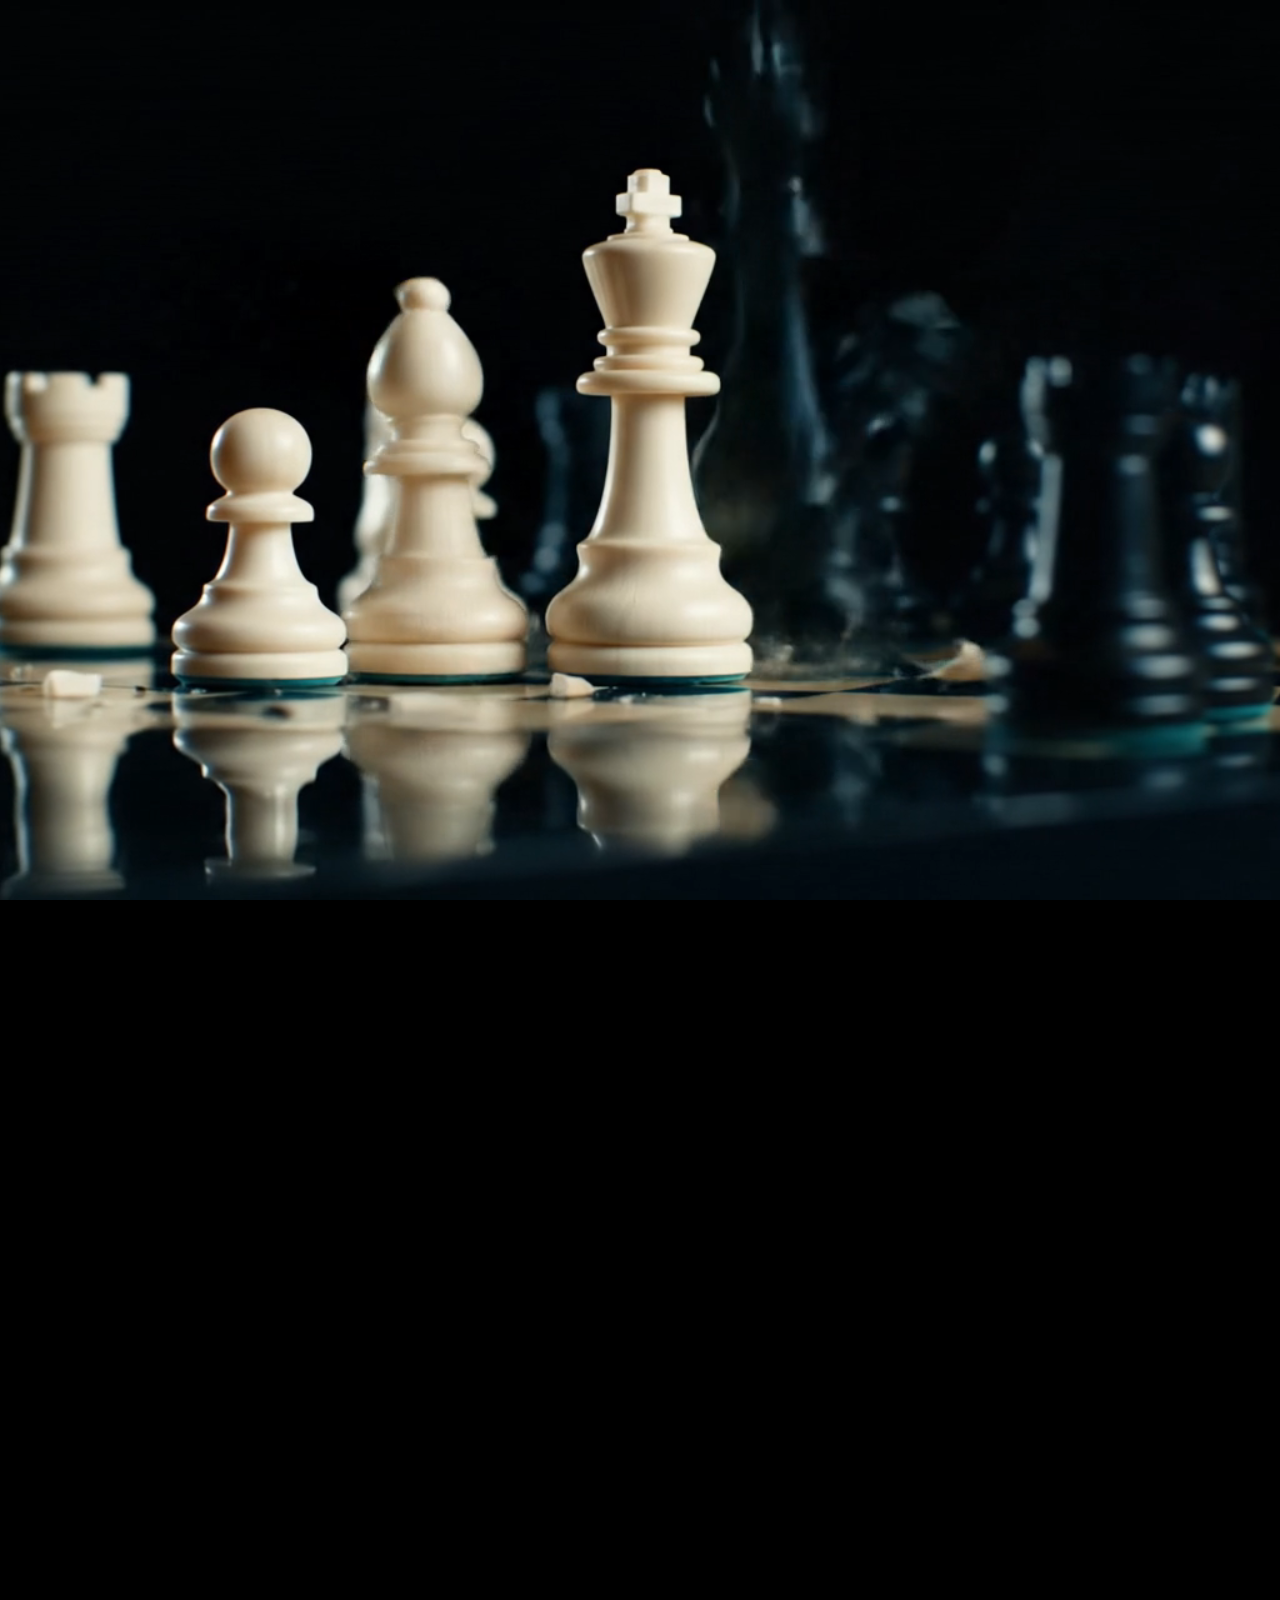
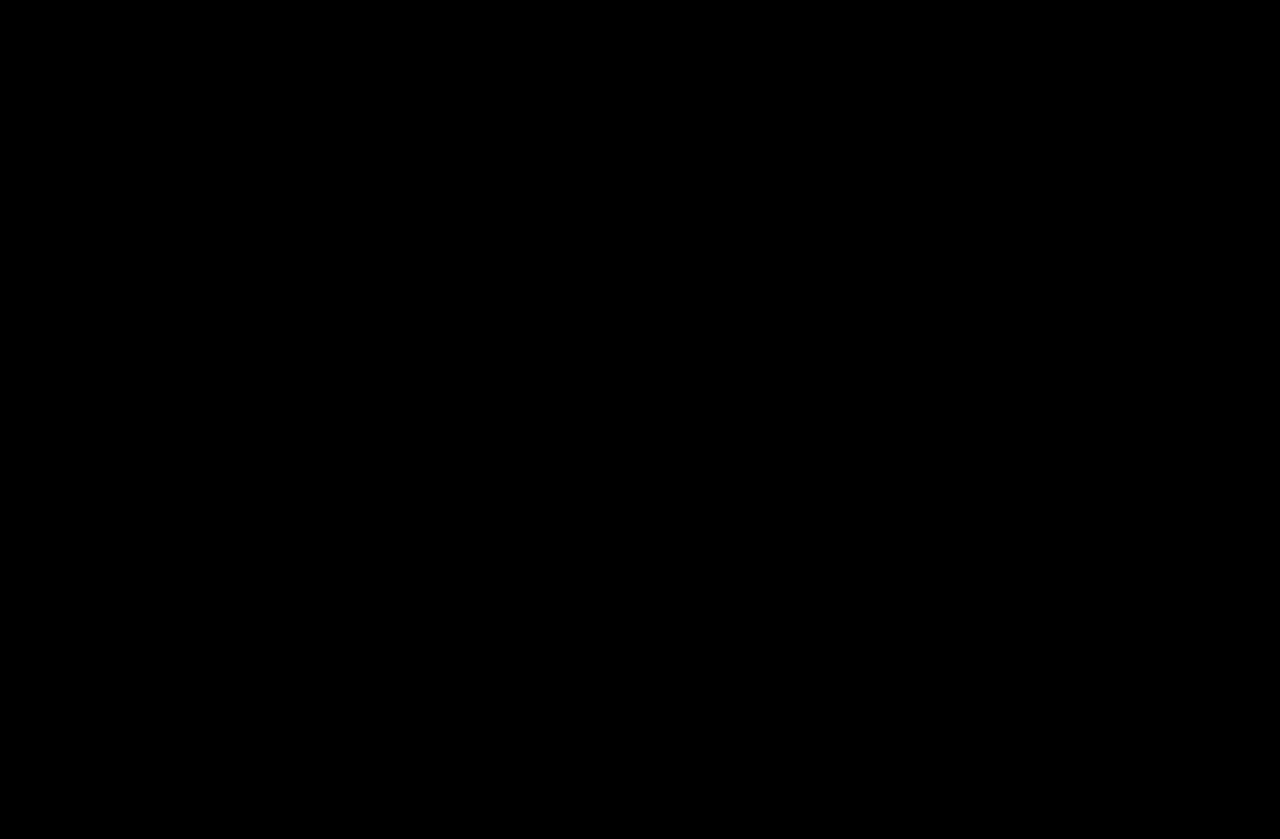
<file: index.html>
<!DOCTYPE html>
<html lang="en">

<head>
  <meta charset="UTF-8" />
  <meta name="viewport" content="width=device-width, initial-scale=1" />
  <title>Think Like Me</title>

  <!-- Font Awesome for Chess Icons -->
  <link rel="stylesheet" href="https://cdnjs.cloudflare.com/ajax/libs/font-awesome/6.4.0/css/all.min.css" />

  <!-- Your CSS file -->
  <link rel="stylesheet" href="/css/styles.css" />
  <link rel="preload" href="/css/styles.css" as="style" />

</head>

<body>

  <!-- Hero Section -->
  <section id="hero">
    <video id="bgVideo" autoplay muted playsinline>
      <source src="assets/videos/bgvideo.mp4" type="video/mp4" />
      Your browser does not support the video tag.
    </video>
    <div id="heading" class="hidden">
      <h1>Think Like Me</h1>
    </div>
  </section>

  <!-- Chess Options Section -->
  <section id="options">
    <div class=" icon-row-wrapper">
    <div class="icon-grid">

  <!-- King -->
<div class="icon-box">
  <a href="/king.html">
    <div class="king-wrapper dual-text">
      <div class="orbit-text left-text">About</div>
      <i class="fas fa-chess-king chess-icon"></i>
      <div class="orbit-text right-text">Me</div>
    </div>
  </a>
</div>

<!-- Queen -->
<div class="icon-box">
  <a href="Queen.html">
    <div class="king-wrapper dual-text">
      <div class="orbit-text left-text">Learn</div>
      <i class="fa-solid fa-chess-rook chess-icon"></i>
      <div class="orbit-text right-text">with us</div>
    </div>
  </a>
</div>

<!-- Knight -->
<div class="icon-box">
  <a href="knight.html">
    <div class="king-wrapper dual-text">
      <div class="orbit-text left-text">Test</div>
      <i class="fas fa-chess-knight chess-icon"></i>
      <div class="orbit-text right-text">Skills</div>
    </div>
  </a>
</div>

<!-- Pawn -->
<div class="icon-box">
  <a href="pawn.html">
    <div class="king-wrapper dual-text">
      <div class="orbit-text left-text">Book</div>
      <i class="fas fa-chess-pawn chess-icon"></i>
      <div class="orbit-text right-text">session</div>
    </div>
  </a>
</div>

</div>
    </div>
  </section>

  <!-- Feedback Slideshow Section -->
  <section id="feedback-section">
    <h2>What People Say</h2>
    <div class="slideshow-container">
      <div class="slide active">
        <p style="color: aliceblue;">"This website totally changed how I think about chess. Truly inspiring!"</p>
        <h4 style="color: aquamarine;">- Alex P.</h4>
      </div>
      <div class="slide">
        <p style="color: aliceblue;">"Amazing coaching and content. I learned so much in a short time."</p>
        <h4 style="color: aquamarine;">- Maria S.</h4>
      </div>
      <div class="slide">
        <p style="color: aliceblue;">"The creativity and strategy tips helped me improve my game drastically."</p>
        <h4 style="color: aquamarine;">- John D.</h4>
      </div>
    </div>
    <div class="slide-controls">
      <button id="prevBtn">&#10094;</button>
      <button id="nextBtn">&#10095;</button>
    </div>
  </section>


  <!-- Your JavaScript file -->
  <script src="js/script.js"></script>
  <script>
    const video = document.getElementById('bgVideo');
    const heading = document.getElementById('heading');

    // When the video ends, show the heading
    video.addEventListener('ended', () => {
      heading.classList.remove('hidden');
      heading.classList.add('show');
    });
  </script>

    <footer>
    &copy; 2025 Think Like Me – Learn Chess the Smarter Way
  </footer>

</body>

</html>
</file>
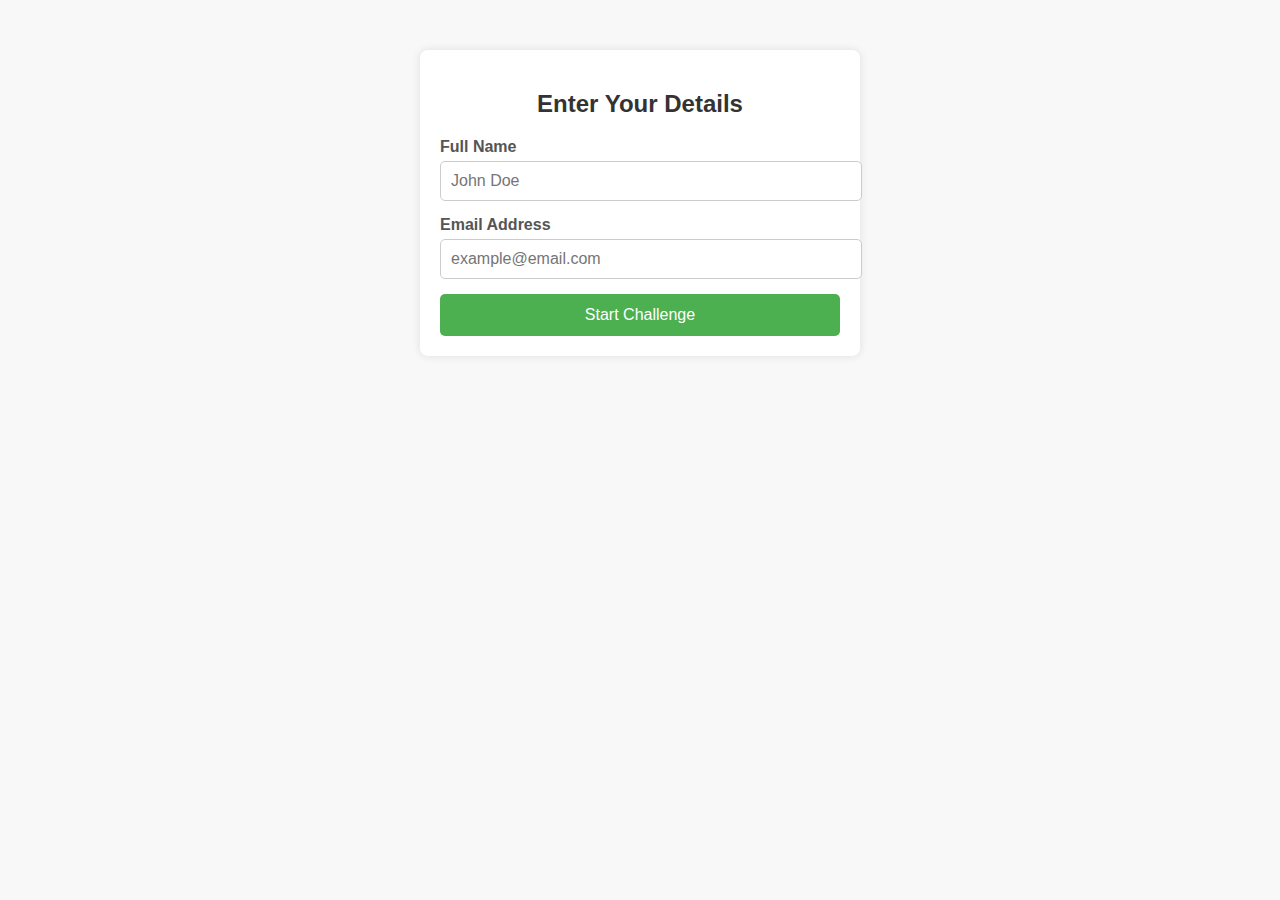
<file: Challenge.html>
<!DOCTYPE html>
<html lang="en">

<head>
    <meta charset="UTF-8">
    <meta name="viewport" content="width=device-width, initial-scale=1.0">
    <title>Test Your Chess Skills</title>
    <style>
        body {
            font-family: Arial, sans-serif;
            background-color: #f8f8f8;
            margin: 0;
            padding: 0;
            text-align: center;
        }

        .form-section,
        .countdown-section {
            max-width: 400px;
            margin: 50px auto;
            padding: 20px;
            background: #ffffff;
            border-radius: 8px;
            box-shadow: 0 0 10px rgba(0, 0, 0, 0.1);
        }

        .form-section h2,
        .countdown-section h2 {
            color: #333;
        }

        .form-group {
            margin-bottom: 15px;
            text-align: left;
        }

        .form-group label {
            display: block;
            margin-bottom: 5px;
            color: #555;
            font-weight: bold;
        }

        .form-group input {
            width: 100%;
            padding: 10px;
            border: 1px solid #ccc;
            border-radius: 5px;
            font-size: 16px;
        }

        .submit-btn {
            width: 100%;
            padding: 12px;
            background-color: #4CAF50;
            color: white;
            border: none;
            border-radius: 5px;
            cursor: pointer;
            font-size: 16px;
        }

        .submit-btn:hover {
            background-color: #45a049;
        }

        .error {
            color: red;
            font-size: 14px;
            display: none;
        }

        .countdown-number {
            font-size: 40px;
            color: #4CAF50;
            font-weight: bold;
            margin-top: 15px;
        }
    </style>
</head>

<body>

    <!-- Section 1: User Form -->
    <div class="form-section" id="formSection">
        <h2>Enter Your Details</h2>
        <form id="challengeForm">
            <div class="form-group">
                <label for="username">Full Name</label>
                <input type="text" id="username" name="username" placeholder="John Doe">
                <p class="error" id="nameError">Please enter your name.</p>
            </div>

            <div class="form-group">
                <label for="email">Email Address</label>
                <input type="email" id="email" name="email" placeholder="example@email.com">
                <p class="error" id="emailError">Please enter a valid email.</p>
            </div>

            <button type="submit" class="submit-btn">Start Challenge</button>
        </form>
    </div>

    <!-- Section 2: Countdown -->
    <div class="countdown-section" id="countdownSection" style="display: none;">
        <h2>Form Submitted! Your Challenge Starts In...</h2>
        <div class="countdown-number" id="countdown">5</div>
    </div>

    <script>
        const form = document.getElementById("challengeForm");
        const formSection = document.getElementById("formSection");
        const countdownSection = document.getElementById("countdownSection");
        const countdownDisplay = document.getElementById("countdown");

        const nameField = document.getElementById("username");
        const emailField = document.getElementById("email");
        const nameError = document.getElementById("nameError");
        const emailError = document.getElementById("emailError");

        form.addEventListener("submit", function (e) {
            e.preventDefault();

            let valid = true;
            nameError.style.display = "none";
            emailError.style.display = "none";

            if (nameField.value.trim() === "") {
                nameError.style.display = "block";
                valid = false;
            }

            const emailPattern = /^[^\s@]+@[^\s@]+\.[^\s@]+$/;
            if (!emailPattern.test(emailField.value.trim())) {
                emailError.style.display = "block";
                valid = false;
            }

            if (valid) {
                startCountdown();
            }
        });

        function startCountdown() {
            formSection.style.display = "none";
            countdownSection.style.display = "block";

            let timeLeft = 5;
            countdownDisplay.textContent = timeLeft;

            const timer = setInterval(() => {
                timeLeft--;
                countdownDisplay.textContent = timeLeft;

                if (timeLeft <= 0) {
                    clearInterval(timer);
                    // For now, just reloads. Later will load the first puzzle.
                    location.reload();
                }
            }, 1000);
        }
    </script>

</body>

</html>
</file>
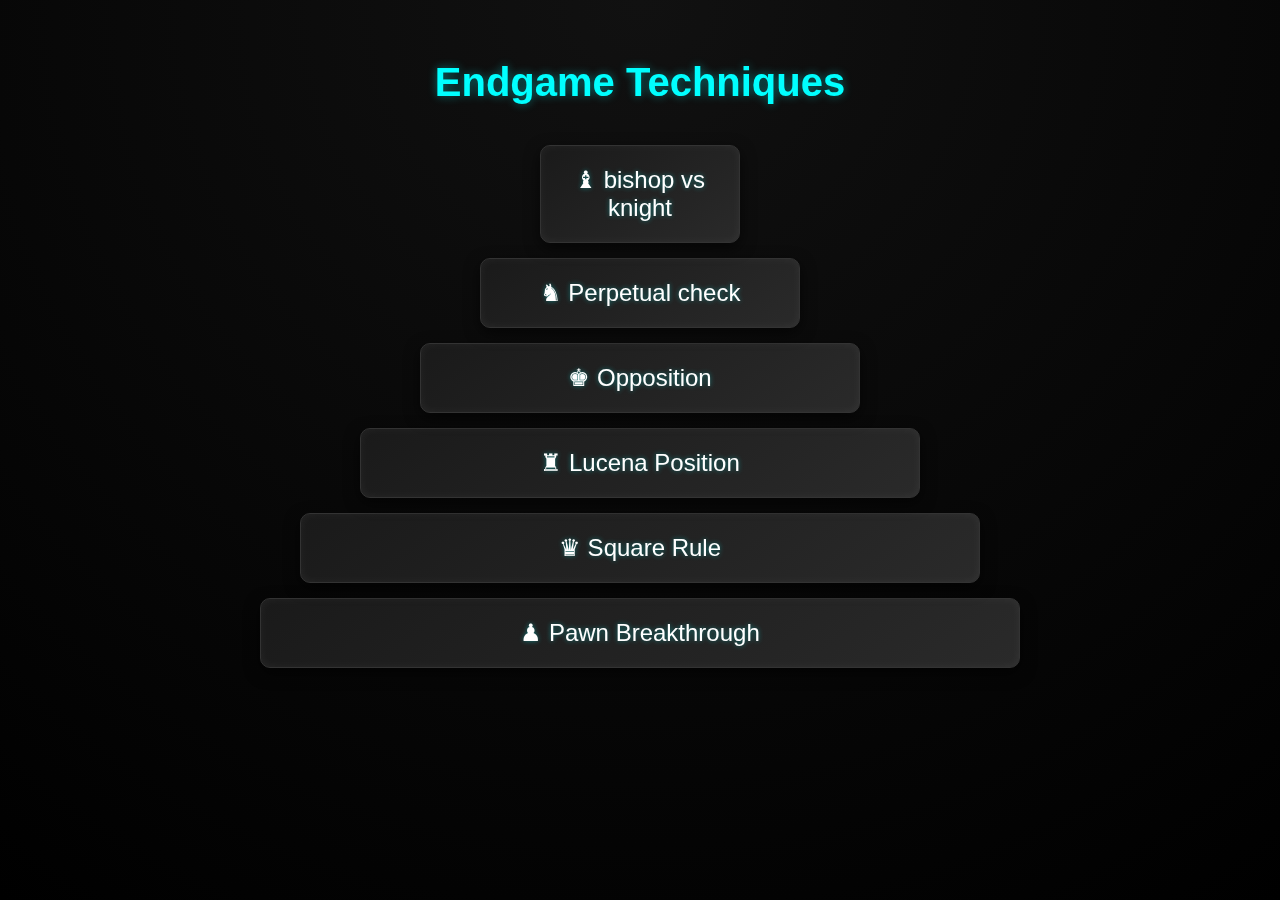
<file: endgame.html>
<!DOCTYPE html>
<html lang="en">
<head>
  <meta charset="UTF-8" />
  <meta name="viewport" content="width=device-width, initial-scale=1.0"/>
  <title>Endgame Pyramid</title>
  <style>
    * {
      box-sizing: border-box;
      margin: 0;
      padding: 0;
    }

    body {
      background: radial-gradient(circle at top, #111 0%, #000 100%);
      color: white;
      font-family: 'Segoe UI', sans-serif;
      min-height: 100vh;
      padding: 60px 20px;
      display: flex;
      flex-direction: column;
      align-items: center;
      perspective: 1500px;
    }

    .pyramid-wrapper {
      width: 100%;
      max-width: 800px;
      text-align: center;
    }

    h1.title {
      color: #00ffff;
      margin-bottom: 40px;
      font-size: 2.5rem;
      text-shadow: 0 0 10px #00ffff66;
    }

    .pyramid {
      display: flex;
      flex-direction: column-reverse;
      align-items: center;
      transform-style: preserve-3d;
      gap: 15px;
    }

    .level {
      transform-style: preserve-3d;
      transition: transform 0.5s ease, box-shadow 0.5s ease;
      border-radius: 10px;
      padding: 20px;
      background: linear-gradient(145deg, #1a1a1a, #2a2a2a);
      border: 1px solid #333;
      box-shadow: 
        0 5px 15px rgba(0,0,0,0.6),
        inset 0 0 10px rgba(255,255,255,0.05);
      cursor: pointer;
    }

    .level:hover {
      transform: rotateY(20deg) translateZ(20px);
      box-shadow:
        0 20px 30px rgba(0,0,0,0.7),
        inset 0 0 20px rgba(255,255,255,0.1);
    }

    .level span {
      font-size: 1.5rem;
      font-weight: 500;
      color: #ffffff;
      text-shadow: 0 0 5px rgba(0,255,255,0.4);
      transform: translateZ(20px);
      display: inline-block;
    }

    /* Specific widths for pyramid effect */
    .level-1 { width: 95%; }
    .level-2 { width: 85%; }
    .level-3 { width: 70%; }
    .level-4 { width: 55%; }
    .level-5 { width: 40%; }
    .level-6 { width: 25%; }

    @media (max-width: 600px) {
      .level-1 { width: 100%; }
      .level-2 { width: 90%; }
      .level-3 { width: 80%; }
      .level-4 { width: 65%; }
      .level-5 { width: 50%; }
      .level-6 { width: 35%; }
      h1.title {
        font-size: 1.8rem;
      }
      .level span {
        font-size: 1.2rem;
      }
    }
  </style>
</head>
<body>

  <div class="pyramid-wrapper">
    <h1 class="title">Endgame Techniques</h1>

    <div class="pyramid">
      <div class="level level-1"><span>♟ Pawn Breakthrough</span></div>
      <div class="level level-2"><span>♛ Square Rule</span></div>
      <div class="level level-3"><span>♜ Lucena Position</span></div>
      <div class="level level-4"><span>♚ Opposition</span></div>
      <div class="level level-5"><span>♞ Perpetual check</span></div>
      <div class="level level-6"><span>♝ bishop vs knight</span></div>
    </div>
  </div>

</body>
</html>
</file>
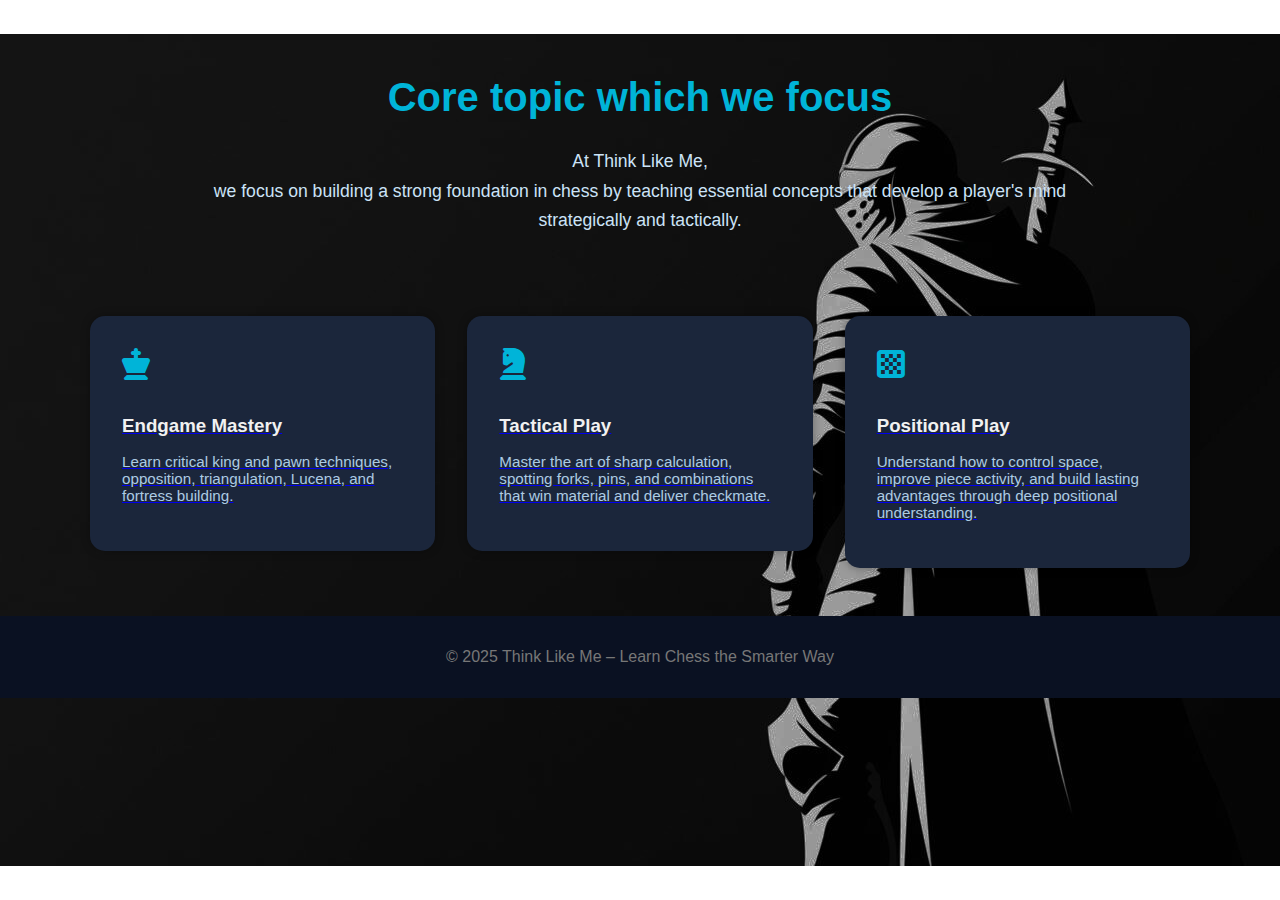
<file: Knight.html>
<!DOCTYPE html>
<html lang="en">
<head>
  <meta charset="UTF-8" />
  <meta name="viewport" content="width=device-width, initial-scale=1" />
  <title>Chess Training – Think Like Me</title>
  <link rel="stylesheet" href="https://cdnjs.cloudflare.com/ajax/libs/font-awesome/6.4.0/css/all.min.css" />
  <link rel="stylesheet" href="/css/knight.css" />

</head>
<body>
<div class="content-wrapper">
  <header class="section-header">
    <h1>Core topic which we focus </h1>
    <p class="description">
      At Think Like Me, <br>
      we focus on building a strong foundation in chess by teaching essential concepts that develop a player's mind strategically and tactically.
    </p>
  </header>

  <section class="features">

    
  <a href="endgame.html" class="feature-link">
  <div class="feature-box">
    <i class="fas fa-chess-king"></i>
    <h3>Endgame Mastery</h3>
    <p>
      Learn critical king and pawn techniques, opposition, triangulation, Lucena, and fortress building.
    </p>
  </div>
</a>

    <a href="/tactics.html" class="feature-link">
  <div class="feature-box">
    <i class="fas fa-chess-knight"></i>
    <h3>Tactical Play</h3>
    <p>
      Master the art of sharp calculation, spotting forks, pins, and combinations that win material and deliver checkmate.
    </p>
  </div>
</a>

    <a href="/positional.html" class="feature-link">
    <div class="feature-box">
      <i class="fas fa-chess-board"></i>
      <h3>Positional Play</h3>
      <p>
        Understand how to control space, improve piece activity, and build lasting advantages through deep positional understanding.
      </p>
    </div>
    </a>

</div>
  <footer>
    &copy; 2025 Think Like Me – Learn Chess the Smarter Way
  </footer>

</body>
</html>
</file>
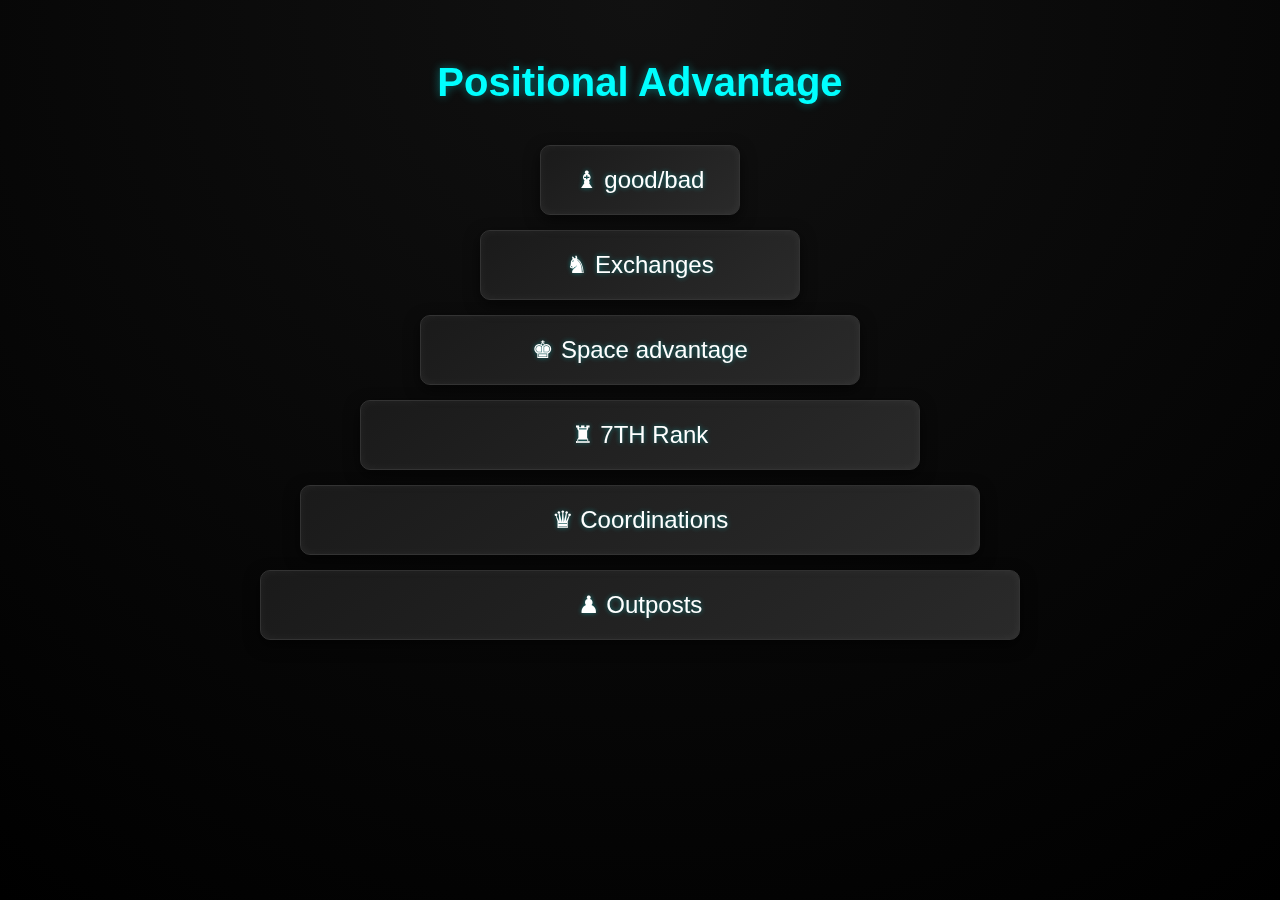
<file: positional.html>
<!DOCTYPE html>
<html lang="en">
<head>
  <meta charset="UTF-8" />
  <meta name="viewport" content="width=device-width, initial-scale=1.0"/>
  <title>Chess Tactical Pyramid</title>
  <style>
    * {
      box-sizing: border-box;
      margin: 0;
      padding: 0;
    }

    body {
      background: radial-gradient(circle at top, #111 0%, #000 100%);
      color: white;
      font-family: 'Segoe UI', sans-serif;
      min-height: 100vh;
      padding: 60px 20px;
      display: flex;
      flex-direction: column;
      align-items: center;
      perspective: 1500px;
    }

    .pyramid-wrapper {
      width: 100%;
      max-width: 800px;
      text-align: center;
    }

    h1.title {
      color: #00ffff;
      margin-bottom: 40px;
      font-size: 2.5rem;
      text-shadow: 0 0 10px #00ffff66;
    }

    .pyramid {
      display: flex;
      flex-direction: column-reverse;
      align-items: center;
      transform-style: preserve-3d;
      gap: 15px;
    }

    .level {
      transform-style: preserve-3d;
      transition: transform 0.5s ease, box-shadow 0.5s ease;
      border-radius: 10px;
      padding: 20px;
      background: linear-gradient(145deg, #1a1a1a, #2a2a2a);
      border: 1px solid #333;
      box-shadow: 
        0 5px 15px rgba(0,0,0,0.6),
        inset 0 0 10px rgba(255,255,255,0.05);
      cursor: pointer;
    }

    .level:hover {
      transform: rotateY(20deg) translateZ(20px);
      box-shadow:
        0 20px 30px rgba(0,0,0,0.7),
        inset 0 0 20px rgba(255,255,255,0.1);
    }

    .level span {
      font-size: 1.5rem;
      font-weight: 500;
      color: #ffffff;
      text-shadow: 0 0 5px rgba(0,255,255,0.4);
      transform: translateZ(20px);
      display: inline-block;
    }

    /* Specific widths for pyramid effect */
    .level-1 { width: 95%; }
    .level-2 { width: 85%; }
    .level-3 { width: 70%; }
    .level-4 { width: 55%; }
    .level-5 { width: 40%; }
    .level-6 { width: 25%; }

    @media (max-width: 600px) {
      .level-1 { width: 100%; }
      .level-2 { width: 90%; }
      .level-3 { width: 80%; }
      .level-4 { width: 65%; }
      .level-5 { width: 50%; }
      .level-6 { width: 35%; }
      h1.title {
        font-size: 1.8rem;
      }
      .level span {
        font-size: 1.2rem;
      }
    }
  </style>
</head>
<body>

  <div class="pyramid-wrapper">
    <h1 class="title">Positional Advantage</h1>

    <div class="pyramid">
      <div class="level level-1"><span>♟ Outposts</span></div>
      <div class="level level-2"><span>♛ Coordinations</span></div>
      <div class="level level-3"><span>♜ 7TH Rank</span></div>
      <div class="level level-4"><span>♚ Space advantage</span></div>
      <div class="level level-5"><span>♞ Exchanges</span></div>
      <div class="level level-6"><span>♝ good/bad </span></div>
    </div>
  </div>

</body>
</html>
</file>
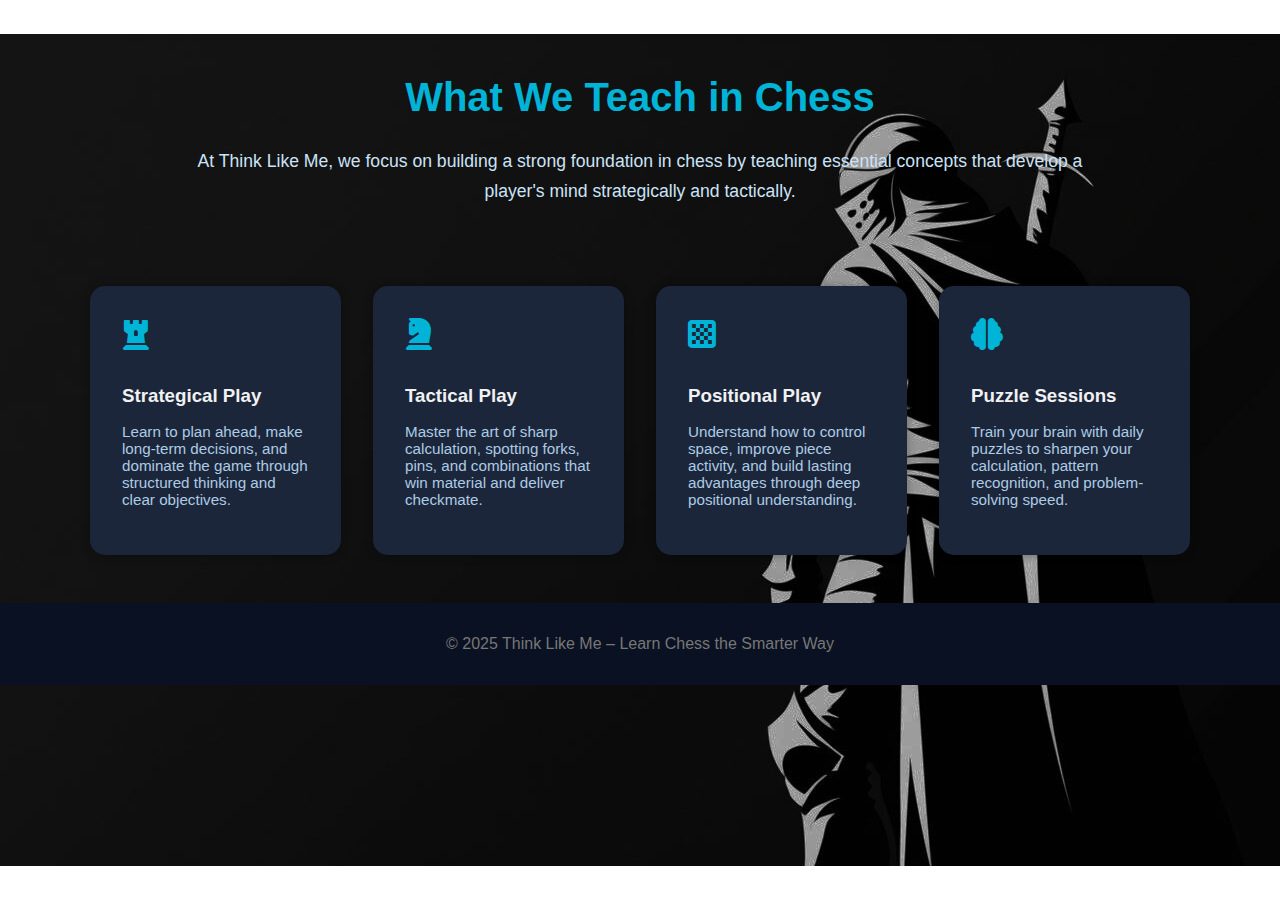
<file: Queen.html>
<!DOCTYPE html>
<html lang="en">
<head>
  <meta charset="UTF-8" />
  <meta name="viewport" content="width=device-width, initial-scale=1" />
  <title>Chess Training – Think Like Me</title>
  <link rel="stylesheet" href="https://cdnjs.cloudflare.com/ajax/libs/font-awesome/6.4.0/css/all.min.css" />
  <link rel="stylesheet" href="/css/knight.css" />

</head>
<body>

  <header class="section-header">
    <h1>What We Teach in Chess</h1>
    <p class="description">
      At Think Like Me, we focus on building a strong foundation in chess by teaching essential concepts that develop a player's mind strategically and tactically.
    </p>
  </header>

  <section class="features">
    <div class="feature-box">
      <i class="fas fa-chess-rook"></i>
      <h3>Strategical Play</h3>
      <p>
        Learn to plan ahead, make long-term decisions, and dominate the game through structured thinking and clear objectives.
      </p>
    </div>

    <div class="feature-box">
      <i class="fas fa-chess-knight"></i>
      <h3>Tactical Play</h3>
      <p>
        Master the art of sharp calculation, spotting forks, pins, and combinations that win material and deliver checkmate.
      </p>
    </div>

    <div class="feature-box">
      <i class="fas fa-chess-board"></i>
      <h3>Positional Play</h3>
      <p>
        Understand how to control space, improve piece activity, and build lasting advantages through deep positional understanding.
      </p>
    </div>

    <div class="feature-box">
      <i class="fas fa-brain"></i>
      <h3>Puzzle Sessions</h3>
      <p>
        Train your brain with daily puzzles to sharpen your calculation, pattern recognition, and problem-solving speed.
      </p>
    </div>
  </section>

  <footer>
    &copy; 2025 Think Like Me – Learn Chess the Smarter Way
  </footer>

</body>
</html>
</file>
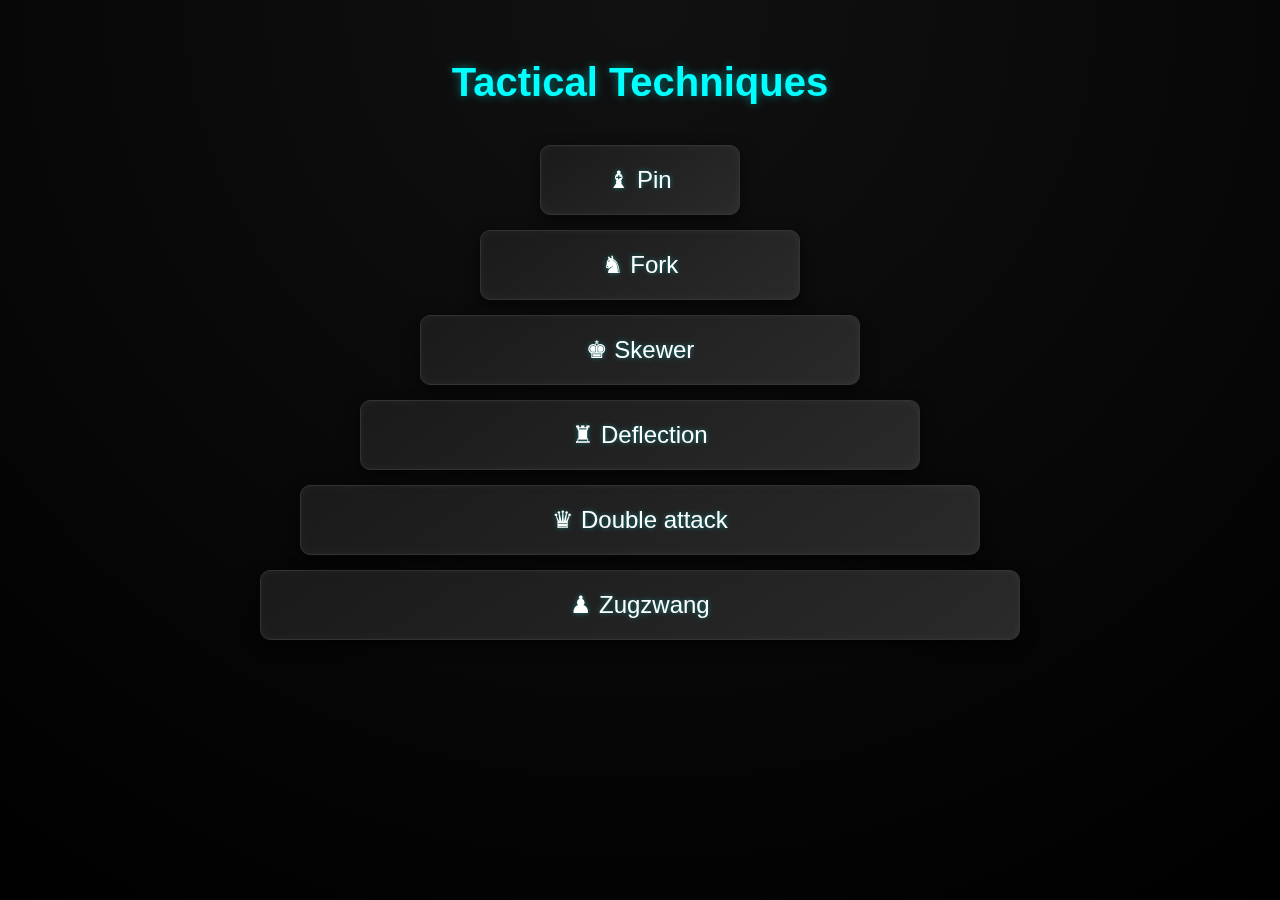
<file: tactics.html>
<!DOCTYPE html>
<html lang="en">
<head>
  <meta charset="UTF-8" />
  <meta name="viewport" content="width=device-width, initial-scale=1.0"/>
  <title>Chess Tactical Pyramid</title>
  <style>
    * {
      box-sizing: border-box;
      margin: 0;
      padding: 0;
    }

    body {
      background: radial-gradient(circle at top, #111 0%, #000 100%);
      color: white;
      font-family: 'Segoe UI', sans-serif;
      min-height: 100vh;
      padding: 60px 20px;
      display: flex;
      flex-direction: column;
      align-items: center;
      perspective: 1500px;
    }

    .pyramid-wrapper {
      width: 100%;
      max-width: 800px;
      text-align: center;
    }

    h1.title {
      color: #00ffff;
      margin-bottom: 40px;
      font-size: 2.5rem;
      text-shadow: 0 0 10px #00ffff66;
    }

    .pyramid {
      display: flex;
      flex-direction: column-reverse;
      align-items: center;
      transform-style: preserve-3d;
      gap: 15px;
    }

    .level {
      transform-style: preserve-3d;
      transition: transform 0.5s ease, box-shadow 0.5s ease;
      border-radius: 10px;
      padding: 20px;
      background: linear-gradient(145deg, #1a1a1a, #2a2a2a);
      border: 1px solid #333;
      box-shadow: 
        0 5px 15px rgba(0,0,0,0.6),
        inset 0 0 10px rgba(255,255,255,0.05);
      cursor: pointer;
    }

    .level:hover {
      transform: rotateY(20deg) translateZ(20px);
      box-shadow:
        0 20px 30px rgba(0,0,0,0.7),
        inset 0 0 20px rgba(255,255,255,0.1);
    }

    .level span {
      font-size: 1.5rem;
      font-weight: 500;
      color: #ffffff;
      text-shadow: 0 0 5px rgba(0,255,255,0.4);
      transform: translateZ(20px);
      display: inline-block;
    }

    /* Specific widths for pyramid effect */
    .level-1 { width: 95%; }
    .level-2 { width: 85%; }
    .level-3 { width: 70%; }
    .level-4 { width: 55%; }
    .level-5 { width: 40%; }
    .level-6 { width: 25%; }

    @media (max-width: 600px) {
      .level-1 { width: 100%; }
      .level-2 { width: 90%; }
      .level-3 { width: 80%; }
      .level-4 { width: 65%; }
      .level-5 { width: 50%; }
      .level-6 { width: 35%; }
      h1.title {
        font-size: 1.8rem;
      }
      .level span {
        font-size: 1.2rem;
      }
    }
  </style>
</head>
<body>

  <div class="pyramid-wrapper">
    <h1 class="title">Tactical Techniques</h1>

    <div class="pyramid">
      <div class="level level-1"><span>♟ Zugzwang</span></div>
      <div class="level level-2"><span>♛ Double attack</span></div>
      <div class="level level-3"><span>♜ Deflection</span></div>
      <div class="level level-4"><span>♚ Skewer</span></div>
      <div class="level level-5"><span>♞ Fork</span></div>
      <div class="level level-6"><span>♝ Pin </span></div>
    </div>
  </div>

</body>
</html>
</file>
<file: css/knight.css>
body {
        background: url('/images/videos/knight.png') no-repeat center center fixed;
      font-family: 'Segoe UI', sans-serif;
      color: white;
      margin: 0;
      padding: 0;
    }

    .section-header {
      text-align: center;
      padding: 3rem 1rem 2rem;
    }

    .section-header h1 {
      font-size: 2.5rem;
      color: #00b4d8;
    }

    .description {
      max-width: 900px;
      margin: 0 auto;
      padding: 0 1rem;
      text-align: center;
      font-size: 1.1rem;
      line-height: 1.7;
      color: #cce3f7;
    }

    .features {
      display: grid;
      grid-template-columns: repeat(auto-fit, minmax(250px, 1fr));
      gap: 2rem;
      padding: 3rem 2rem;
      max-width: 1100px;
      margin: 0 auto;
    }

    .feature-box {
      background: #1b263b;
      padding: 2rem;
      border-radius: 15px;
      box-shadow: 0 0 10px rgba(0,0,0,0.3);
      transition: transform 0.3s ease;
    }

    .feature-box:hover {
      transform: translateY(-8px);
    }

    .feature-box i {
      font-size: 2rem;
      color: #00b4d8;
      margin-bottom: 1rem;
    }

    .feature-box h3 {
      color: #f1f1f1;
      margin-bottom: 1rem;
    }

    .feature-box p {
      color: #adcbe3;
      font-size: 0.95rem;
    }

    footer {
      text-align: center;
      padding: 2rem 1rem;
      background-color: #0a1122;
      color: #777;
    }

    @media (max-width: 500px) {
      .section-header h1 {
        font-size: 2rem;
      }
    }
</file>
<file: css/styles.css>
/* Reset and Global Styles */
* {
  margin: 0;
  padding: 0;
  box-sizing: border-box;
}

body, html {
  height: 100%;
  overflow-x: hidden;
  font-family: 'Arial', sans-serif;
  background-color: black;
}

/* Hero Section */
#hero {
  position: relative;
  height: 100vh;
  width: 100%;
  overflow: hidden;
}

#bgVideo {
  position: absolute;
  top: 0;
  left: 0;
  height: 100%;
  width: 100%;
  object-fit: cover;
  z-index: 0;
}

/* Heading Animation */
#heading {
  position: absolute;
  top: 50%;
  left: 50%;
  transform: translate(-50%, -50%) scale(0.8);
  color: white;
  font-size: 3rem;
  font-weight: bold;
  visibility: hidden;
  opacity: 0;
}

#heading.show {
  animation: fadeInZoom 2s ease forwards;
}

@keyframes fadeInZoom {
  0% {
    opacity: 0;
    transform: translate(-50%, -50%) scale(0.8);
  }
  100% {
    opacity: 1;
    visibility: visible;
    transform: translate(-50%, -50%) scale(1);
  }
}

/* Icon Grid Section (from index.html) */
#options {
  background: #111;
  color: white;
  padding: 100px 20px;
  text-align: center;
}

.icon-grid {
  display: flex;
  flex-direction: column;
  align-items: center;
  gap: 60px;
}

.icon-box {
  cursor: pointer;
  text-align: center;
  transition: transform 0.3s ease;
}

.king-wrapper {
  position: relative;
  width: 120px;
  height: 120px;
  display: flex;
  flex-direction: column;
  align-items: center;
}

/* Dual Side Hover Text for All Icons */
.dual-text {
  position: relative;
  display: flex;
  align-items: center;
  justify-content: center;
}

.dual-text .left-text,
.dual-text .right-text {
  position: absolute;
  top: 50%;
  transform: translateY(-50%);
  font-size: 1.1rem;
  color: #00ffff;
  font-weight: 600;
  opacity: 0;
  transition: opacity 0.3s ease, transform 0.3s ease;
  pointer-events: none;
  white-space: nowrap;
}

.dual-text .left-text {
  left: -80px;
}

.dual-text .right-text {
  right: -80px;
}

.icon-box:hover .dual-text .left-text,
.icon-box:hover .dual-text .right-text {
  opacity: 1;
  transform: translateY(-50%) scale(1.1);
}

/* Wrapper that reacts when children are hovered */
.icon-row-wrapper {
  transition: box-shadow 0.3s ease, background-color 0.3s ease;
}

/* Highlight entire row when any icon is hovered */
.icon-row-wrapper:hover {
  box-shadow: 0 0 20px #00ffffaa;
  background-color: rgba(0, 255, 255, 0.05);
  border-radius: 12px;
}

/* Optional: Add smooth border glow */
.icon-grid {
  padding: 40px 0;
  transition: background 0.3s ease;
}


.chess-icon {
  font-size: 6rem;
  color: white;
  position: relative;
  z-index: 2;
  transition: transform 0.3s ease;
}

.orbit-text {
  margin-top: 10px;
  display: none;
  font-size: 1.2rem;
  color: #00ffff;
  pointer-events: none;
  text-align: center;
  font-weight: 600;
}

.icon-box:hover .orbit-text {
  display: block;
}

.icon-box:hover .chess-icon {
  animation: spinKing 6s linear infinite;
}

.icon-box:hover .king-wrapper::before {
  content: "";
  position: absolute;
  top: 50%;
  left: 50%;
  width: 130px;
  height: 130px;
  border: 3px solid #00ffff;
  border-radius: 50%;
  transform: translate(-50%, -50%);
  pointer-events: none;
  animation: pulse 2s infinite;
  z-index: 1;
}



@keyframes pulse {
  0% {
    box-shadow: 0 0 5px #00ffff;
    opacity: 0.7;
  }
  50% {
    box-shadow: 0 0 15px #00ffff;
    opacity: 1;
  }
  100% {
    box-shadow: 0 0 5px #00ffff;
    opacity: 0.7;
  }
}

@keyframes spinKing {
  0% { transform: rotate(0deg); }
  100% { transform: rotate(360deg); }
}

/* Shatter Animation (if you ever reuse modals) */
.shatter {
  animation: shatterBetter 0.8s forwards ease-out;
}

@keyframes shatterBetter {
  0% {
    transform: scale(1) rotate(0deg);
    opacity: 1;
    filter: blur(0);
  }
  30% {
    transform: scale(1.3) rotate(20deg) translateX(-5px);
    opacity: 0.8;
    filter: blur(1px);
  }
  60% {
    transform: scale(0.5) rotate(120deg) translate(30px, 40px);
    opacity: 0.4;
    filter: blur(3px);
  }
  80% {
    transform: scale(0.2) rotate(200deg) translate(80px, 90px);
    opacity: 0.1;
    filter: blur(6px);
  }
  100% {
    transform: scale(0) rotate(360deg) translate(120px, 140px);
    opacity: 0;
    filter: blur(10px);
  }
}

/* Modal Styles (if reused) */
.modal {
  position: fixed;
  top: 0;
  left: 0;
  width: 100%;
  height: 100%;
  background: rgba(0,0,0,0.75);
  display: flex;
  justify-content: center;
  align-items: center;
  opacity: 0;
  pointer-events: none;
  transition: opacity 0.4s ease;
  z-index: 100;
}

.modal:not(.hidden) {
  opacity: 1;
  pointer-events: auto;
}

.modal-content {
  background: #222;
  padding: 30px;
  border-radius: 10px;
  color: white;
  max-width: 500px;
  text-align: left;
  box-shadow: 0 0 10px #00ffff;
  position: relative;
}

.close-btn {
  position: absolute;
  top: 10px;
  right: 15px;
  font-size: 1.5rem;
  cursor: pointer;
  color: #fff;
}

/* Statistics Section (used in king.html) */
.statistics {
  text-align: center;
  margin: 4rem auto;
  padding: 2rem 1rem;
}

.statistics h1 {
  color: whitesmoke;
  margin-bottom: 2rem;
}

.stats-container {
  display: flex;
  justify-content: center;
  gap: 2rem;
  flex-wrap: wrap;
  margin-top: 2rem;
}

.stat-box {
  background: #f4f4f4;
  border: 1px solid #ddd;
  padding: 2rem;
  width: 250px;
  border-radius: 8px;
  box-shadow: 0 2px 5px rgba(0, 0, 0, 0.1);
  animation: fadeFloat 5s ease-in-out infinite;
  animation-delay: var(--delay, 0s);
  transition: transform 0.3s ease;
}

.stat-box:hover {
  transform: translateY(-5px);
  box-shadow: 0 4px 10px rgba(0, 0, 0, 0.15);
}

.stat-box h2 {
  color: #000;
  font-size: 1.2rem;
  margin-bottom: 10px;
}

.stat-box h3 {
  color: #000;
  font-size: 1.8rem;
}

@keyframes fadeFloat {
  0%   { transform: translateY(0); opacity: 1; }
  8%   { transform: translateY(-10px); opacity: 0.85; }
  16%  { transform: translateY(0); opacity: 1; }
  100% { transform: translateY(0); opacity: 1; }
}

/* Feedback Slideshow (used on home page) */
#feedback-section {
  background: #111;
  color: white;
  text-align: center;
  padding: 50px 20px 100px 20px;
  max-width: 700px;
  margin: 0 auto 80px auto;
  border-radius: 10px;
  box-shadow: 0 0 15px #00ffffaa;
}

#feedback-section h2 {
  font-size: 2.5rem;
  margin-bottom: 30px;
  font-weight: 700;
}

.slideshow-container {
  position: relative;
  overflow: hidden;
  height: 140px;
}

.slide {
  position: absolute;
  top: 0;
  left: 0;
  right: 0;
  opacity: 0;
  transition: opacity 0.7s ease;
  font-style: italic;
  font-size: 1.2rem;
  line-height: 1.4;
}

.slide.active {
  opacity: 1;
  z-index: 2;
}

.slide h4 {
  margin-top: 15px;
  font-weight: 700;
  font-style: normal;
  font-size: 1rem;
  color: #00ffff;
}

.slide-controls {
  margin-top: 20px;
}

.slide-controls button {
  background: transparent;
  border: 2px solid #00ffff;
  color: #00ffff;
  font-size: 2rem;
  padding: 5px 12px;
  cursor: pointer;
  border-radius: 6px;
  margin: 0 10px;
  transition: background-color 0.3s ease;
}

.slide-controls button:hover {
  background-color: #00ffff33;
}

/* Responsive Icons */
@media screen and (max-width: 600px) {
  .chess-icon {
    font-size: 3.5rem;
  }

  .king-wrapper {
    width: 80px;
    height: 80px;
  }

  #heading {
    font-size: 2.5rem;
  }

  .stat-box {
    width: 90%;
  }
}

 footer {
      text-align: center;
      padding: 2rem 1rem;
      background-color: #0a1122;
      color: #777;
    }
</file>
